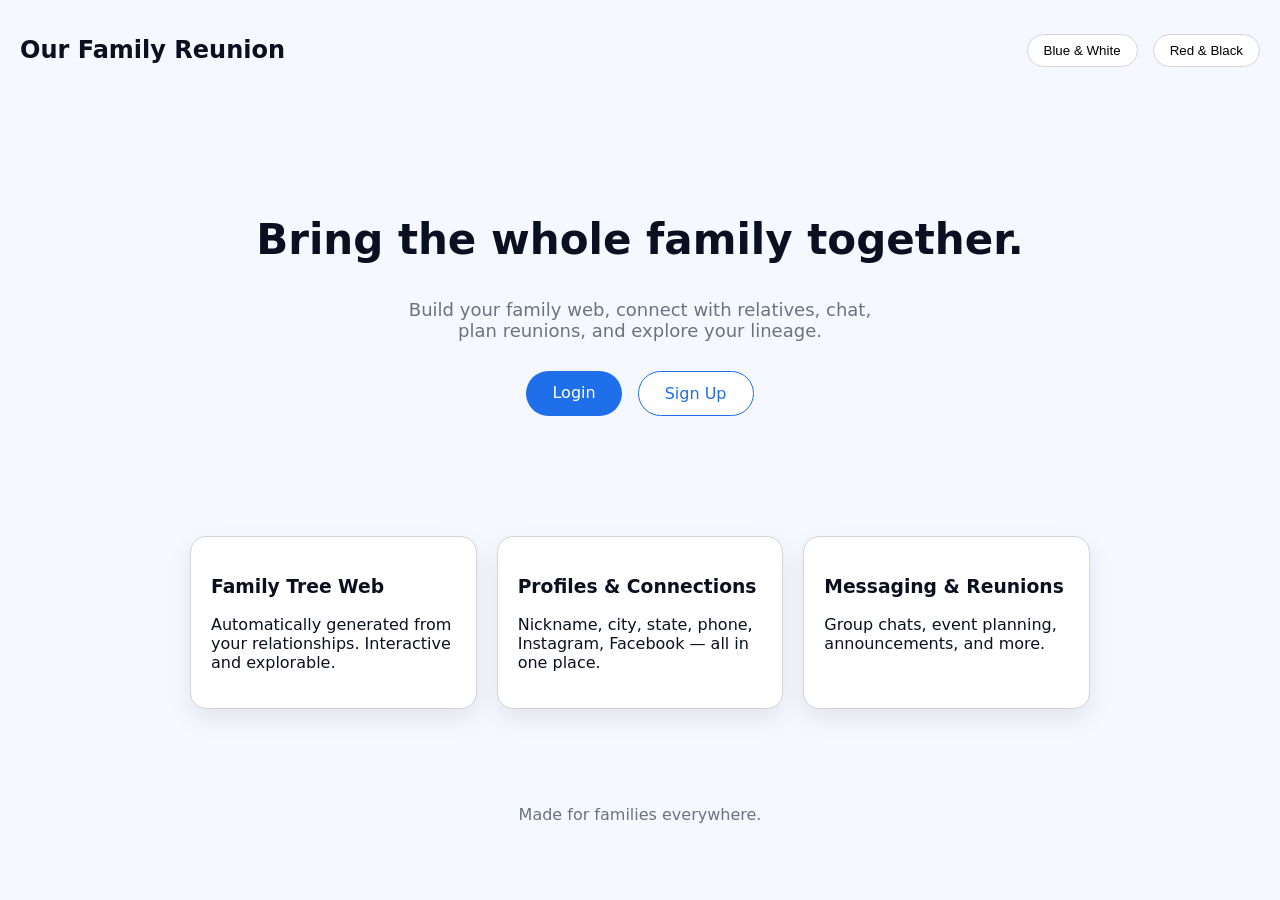
<file: index.html>
<!DOCTYPE html>
<html lang="en" class="theme-blue">
<head>
  <meta charset="UTF-8">
  <meta name="viewport" content="width=device-width, initial-scale=1.0">
  <title>Our Family Reunion</title>
  <link rel="stylesheet" href="css/theme.css">
  <link rel="stylesheet" href="css/index.css">
  <script defer src="js/theme.js"></script>
</head>

<body>

  <header class="header">
    <h1 class="logo">Our Family Reunion</h1>

    <div class="theme-toggle">
      <button id="blueTheme">Blue & White</button>
      <button id="redTheme">Red & Black</button>
    </div>
  </header>

  <section class="hero">
    <h2>Bring the whole family together.</h2>
    <p>Build your family web, connect with relatives, chat, plan reunions, and explore your lineage.</p>

    <div class="button-row">
      <a href="login.html" class="button-primary">Login</a>
      <a href="signup.html" class="button-secondary">Sign Up</a>
    </div>
  </section>

  <section class="features">
    <div class="feature-card">
      <h3>Family Tree Web</h3>
      <p>Automatically generated from your relationships. Interactive and explorable.</p>
    </div>

    <div class="feature-card">
      <h3>Profiles & Connections</h3>
      <p>Nickname, city, state, phone, Instagram, Facebook — all in one place.</p>
    </div>

    <div class="feature-card">
      <h3>Messaging & Reunions</h3>
      <p>Group chats, event planning, announcements, and more.</p>
    </div>
  </section>

  <footer class="footer">
    <p>Made for families everywhere.</p>
  </footer>

</body>
</html>
</file>
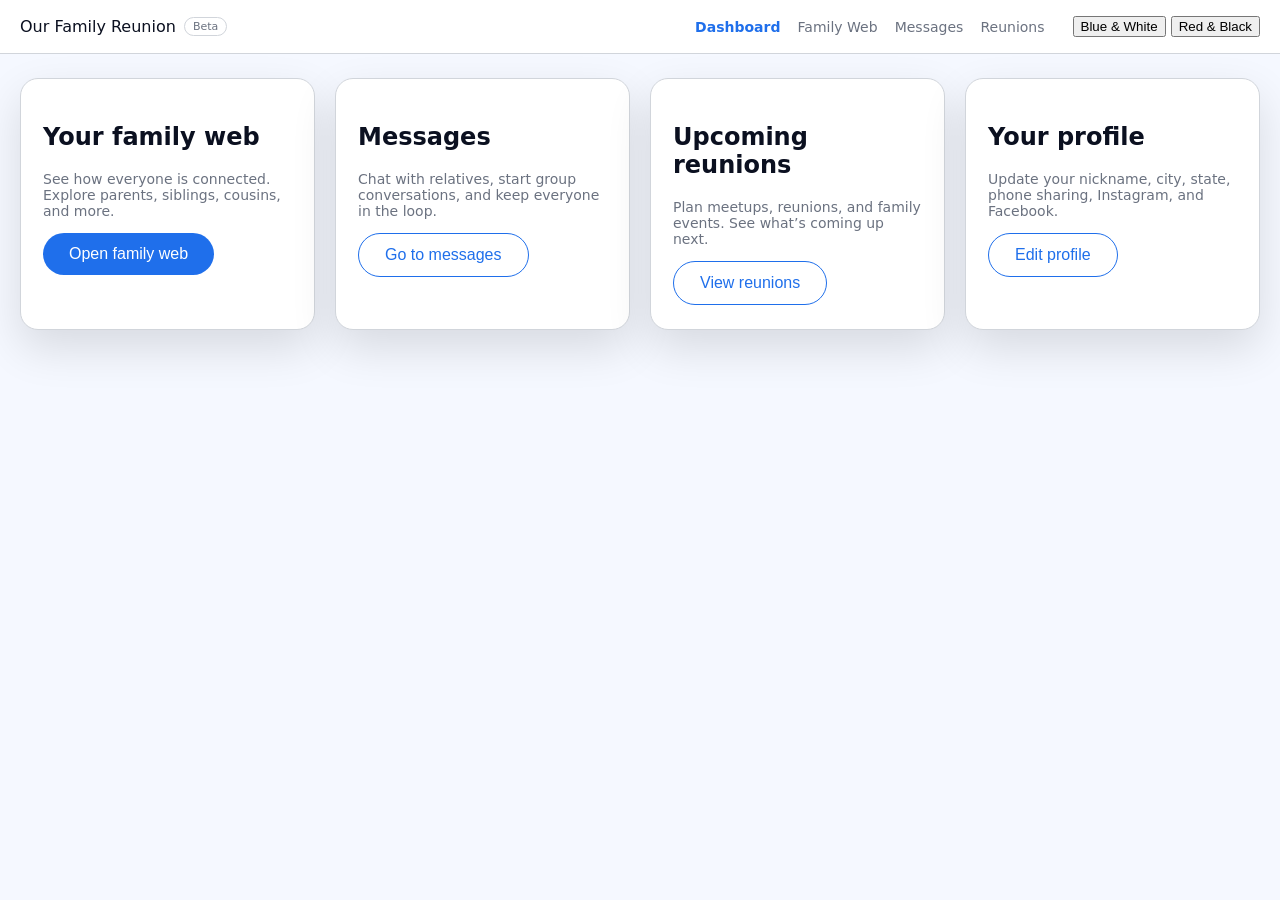
<file: dashboard.html>
<!DOCTYPE html>
<html lang="en" class="theme-blue">
<head>
  <meta charset="UTF-8">
  <meta name="viewport" content="width=device-width, initial-scale=1.0">
  <title>Dashboard • Our Family Reunion</title>
  <link rel="stylesheet" href="css/theme.css">
  <link rel="stylesheet" href="css/app.css">
  <script defer src="js/theme.js"></script>
</head>
<body>

<header class="app-header">
  <div class="app-header-left">
    <span class="logo">Our Family Reunion</span>
    <span class="badge">Beta</span>
  </div>
  <div class="app-header-right">
    <nav class="app-nav">
      <a href="dashboard.html" class="active">Dashboard</a>
      <a href="#">Family Web</a>
      <a href="#">Messages</a>
      <a href="#">Reunions</a>
    </nav>
    <div class="theme-toggle">
      <button id="blueTheme">Blue & White</button>
      <button id="redTheme">Red & Black</button>
    </div>
  </div>
</header>

<main class="app-main">
  <section class="app-grid">
    <div class="app-card">
      <h2>Your family web</h2>
      <p class="muted">
        See how everyone is connected. Explore parents, siblings, cousins, and more.
      </p>
      <button class="button-primary" onclick="alert('Family Web page coming next batch.')">
        Open family web
      </button>
    </div>

    <div class="app-card">
      <h2>Messages</h2>
      <p class="muted">
        Chat with relatives, start group conversations, and keep everyone in the loop.
      </p>
      <button class="button-secondary" onclick="alert('Messages page coming next batch.')">
        Go to messages
      </button>
    </div>

    <div class="app-card">
      <h2>Upcoming reunions</h2>
      <p class="muted">
        Plan meetups, reunions, and family events. See what’s coming up next.
      </p>
      <button class="button-secondary" onclick="alert('Reunions page coming next batch.')">
        View reunions
      </button>
    </div>

    <div class="app-card">
      <h2>Your profile</h2>
      <p class="muted">
        Update your nickname, city, state, phone sharing, Instagram, and Facebook.
      </p>
      <button class="button-secondary" onclick="alert('Profile page coming next batch.')">
        Edit profile
      </button>
    </div>
  </section>
</main>

</body>
</html>
</file>
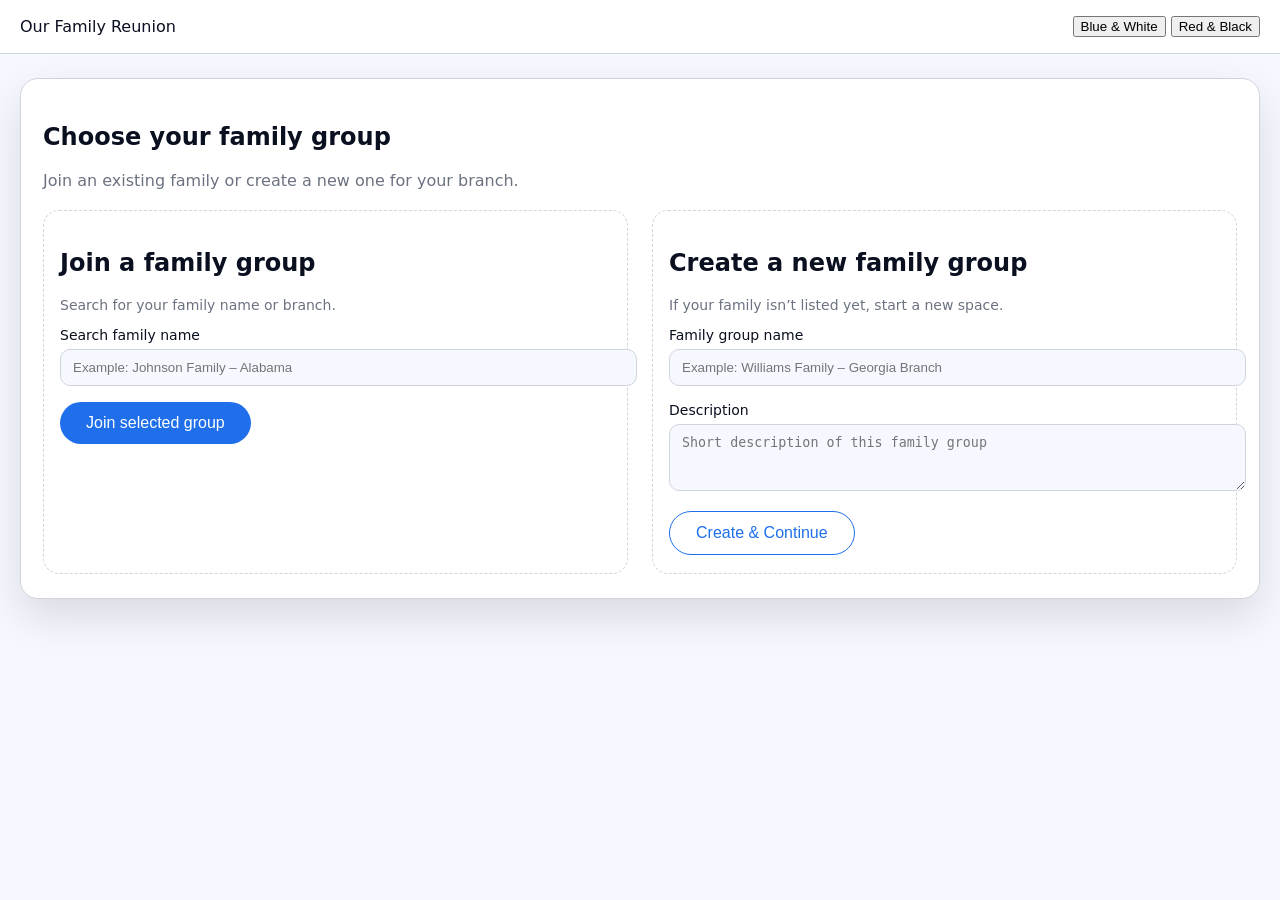
<file: family-group.html>
<!DOCTYPE html>
<html lang="en" class="theme-blue">
<head>
  <meta charset="UTF-8">
  <meta name="viewport" content="width=device-width, initial-scale=1.0">
  <title>Select Family Group • Our Family Reunion</title>
  <link rel="stylesheet" href="css/theme.css">
  <link rel="stylesheet" href="css/app.css">
  <script defer src="js/theme.js"></script>
</head>
<body>

<header class="app-header">
  <div class="app-header-left">
    <span class="logo">Our Family Reunion</span>
  </div>
  <div class="app-header-right">
    <div class="theme-toggle">
      <button id="blueTheme">Blue & White</button>
      <button id="redTheme">Red & Black</button>
    </div>
  </div>
</header>

<main class="app-main">
  <section class="app-card">
    <h1>Choose your family group</h1>
    <p class="app-subtitle">
      Join an existing family or create a new one for your branch.
    </p>

    <div class="two-column">
      <div class="column">
        <h2>Join a family group</h2>
        <p class="muted">Search for your family name or branch.</p>

        <form class="app-form" onsubmit="event.preventDefault(); window.location.href='relationships.html';">
          <label>
            <span>Search family name</span>
            <input type="text" placeholder="Example: Johnson Family – Alabama">
          </label>

          <button type="submit" class="button-primary full-width">Join selected group</button>
        </form>
      </div>

      <div class="column">
        <h2>Create a new family group</h2>
        <p class="muted">If your family isn’t listed yet, start a new space.</p>

        <form class="app-form" onsubmit="event.preventDefault(); window.location.href='relationships.html';">
          <label>
            <span>Family group name</span>
            <input type="text" required placeholder="Example: Williams Family – Georgia Branch">
          </label>

          <label>
            <span>Description</span>
            <textarea rows="3" placeholder="Short description of this family group"></textarea>
          </label>

          <button type="submit" class="button-secondary full-width">Create & Continue</button>
        </form>
      </div>
    </div>
  </section>
</main>

</body>
</html>
</file>
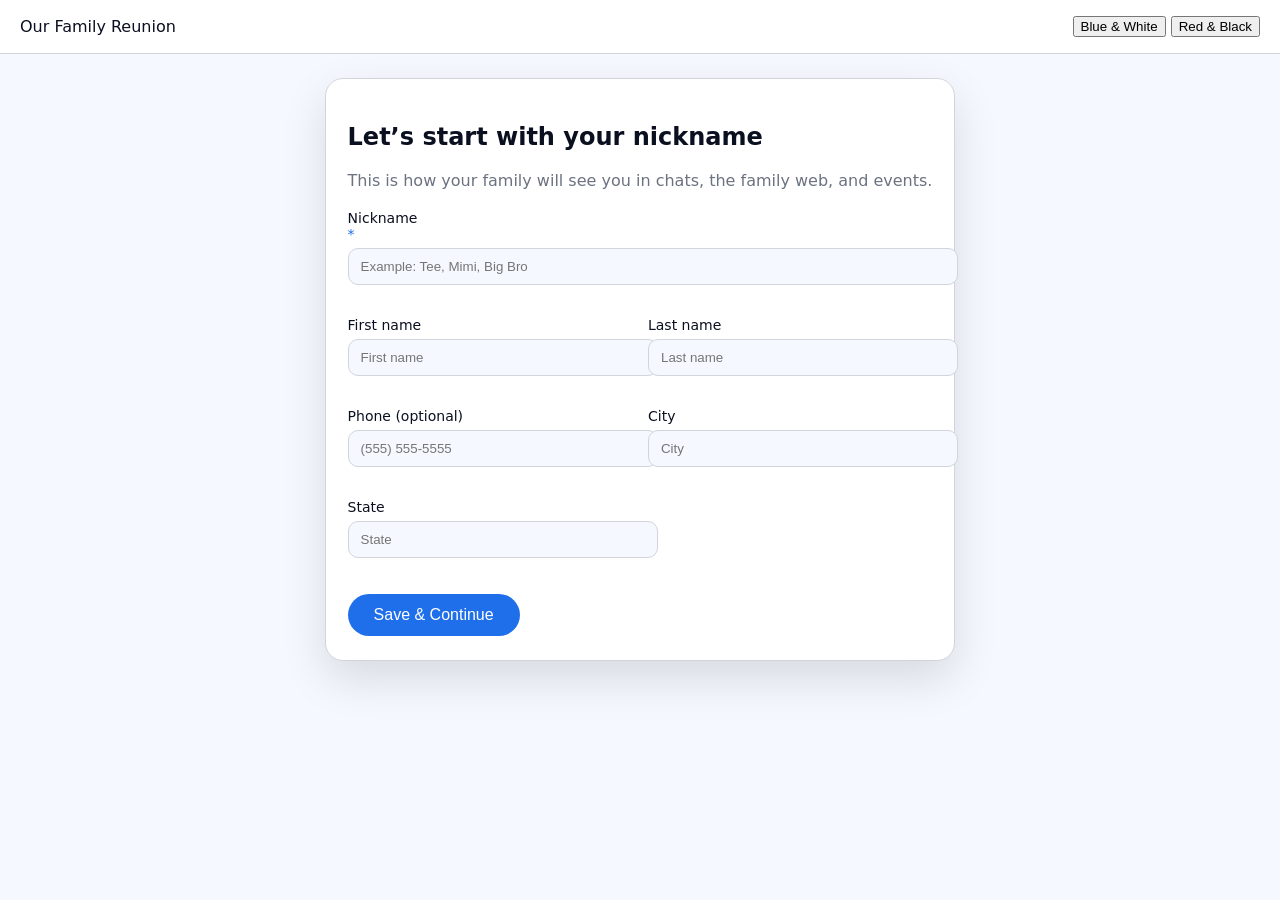
<file: nickname.html>
<!DOCTYPE html>
<html lang="en" class="theme-blue">
<head>
  <meta charset="UTF-8">
  <meta name="viewport" content="width=device-width, initial-scale=1.0">
  <title>Choose Nickname • Our Family Reunion</title>
  <link rel="stylesheet" href="css/theme.css">
  <link rel="stylesheet" href="css/app.css">
  <script defer src="js/theme.js"></script>
</head>
<body>

<header class="app-header">
  <div class="app-header-left">
    <span class="logo">Our Family Reunion</span>
  </div>
  <div class="app-header-right">
    <div class="theme-toggle">
      <button id="blueTheme">Blue & White</button>
      <button id="redTheme">Red & Black</button>
    </div>
  </div>
</header>

<main class="app-main centered">
  <section class="app-card wide">
    <h1>Let’s start with your nickname</h1>
    <p class="app-subtitle">
      This is how your family will see you in chats, the family web, and events.
    </p>

    <form class="app-form" onsubmit="event.preventDefault(); window.location.href='family-group.html';">
      <div class="form-grid">
        <label class="full-width">
          <span>Nickname <span class="required">*</span></span>
          <input type="text" required placeholder="Example: Tee, Mimi, Big Bro">
        </label>

        <label>
          <span>First name</span>
          <input type="text" placeholder="First name">
        </label>

        <label>
          <span>Last name</span>
          <input type="text" placeholder="Last name">
        </label>

        <label>
          <span>Phone (optional)</span>
          <input type="tel" placeholder="(555) 555-5555">
        </label>

        <label>
          <span>City</span>
          <input type="text" placeholder="City">
        </label>

        <label>
          <span>State</span>
          <input type="text" placeholder="State">
        </label>
      </div>

      <div class="form-actions">
        <button type="submit" class="button-primary">Save & Continue</button>
      </div>
    </form>
  </section>
</main>

</body>
</html>
</file>
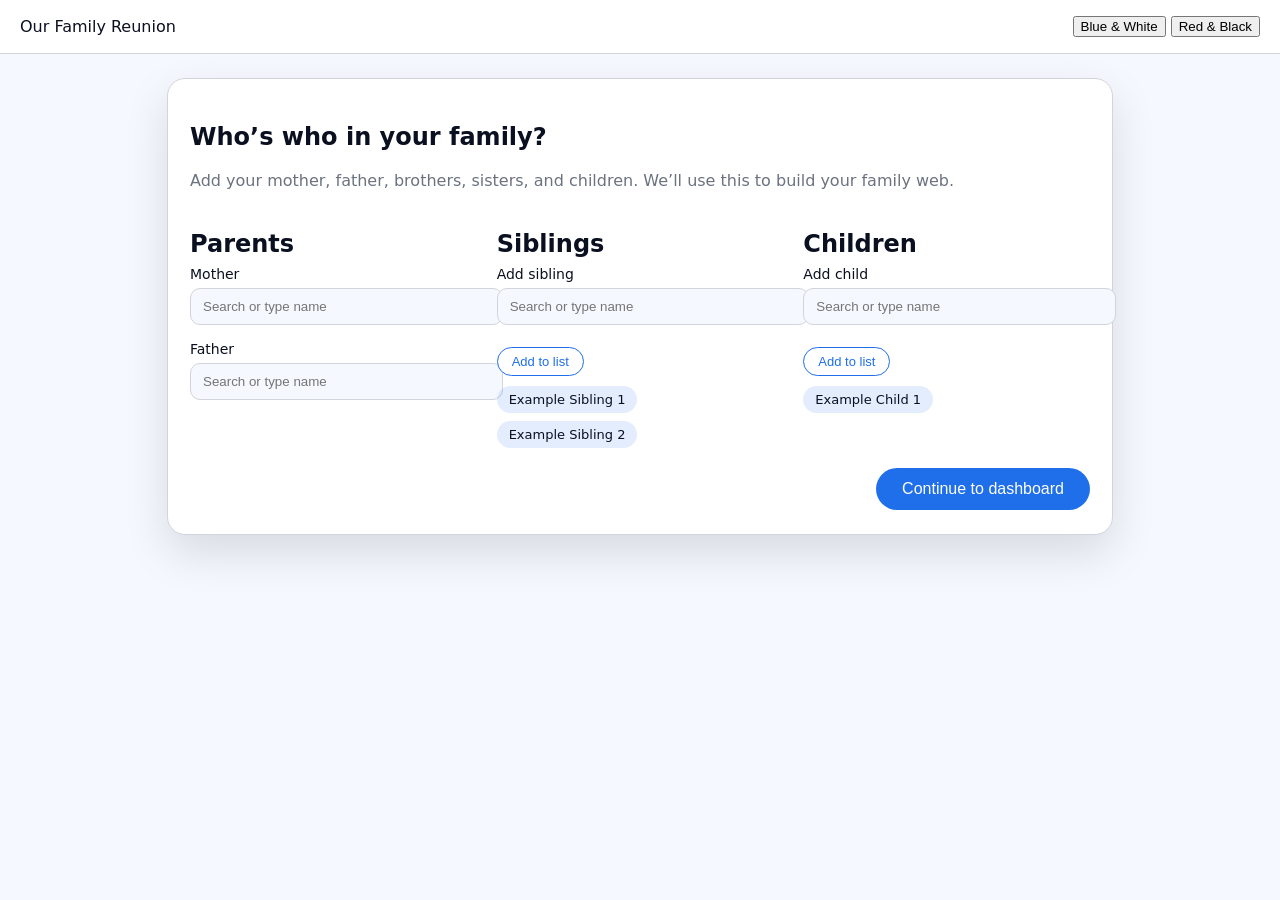
<file: relationships.html>
<!DOCTYPE html>
<html lang="en" class="theme-blue">
<head>
  <meta charset="UTF-8">
  <meta name="viewport" content="width=device-width, initial-scale=1.0">
  <title>Build Relationships • Our Family Reunion</title>
  <link rel="stylesheet" href="css/theme.css">
  <link rel="stylesheet" href="css/app.css">
  <script defer src="js/theme.js"></script>
</head>
<body>

<header class="app-header">
  <div class="app-header-left">
    <span class="logo">Our Family Reunion</span>
  </div>
  <div class="app-header-right">
    <div class="theme-toggle">
      <button id="blueTheme">Blue & White</button>
      <button id="redTheme">Red & Black</button>
    </div>
  </div>
</header>

<main class="app-main">
  <section class="app-card wide">
    <h1>Who’s who in your family?</h1>
    <p class="app-subtitle">
      Add your mother, father, brothers, sisters, and children. We’ll use this to build your family web.
    </p>

    <div class="relationship-layout">
      <div class="relationship-column">
        <h2>Parents</h2>
        <form class="app-form">
          <label>
            <span>Mother</span>
            <input type="text" placeholder="Search or type name">
          </label>
          <label>
            <span>Father</span>
            <input type="text" placeholder="Search or type name">
          </label>
        </form>
      </div>

      <div class="relationship-column">
        <h2>Siblings</h2>
        <form class="app-form">
          <label>
            <span>Add sibling</span>
            <input type="text" placeholder="Search or type name">
          </label>
          <button type="button" class="button-secondary small">Add to list</button>

          <ul class="pill-list">
            <!-- Example static pills -->
            <li class="pill">Example Sibling 1</li>
            <li class="pill">Example Sibling 2</li>
          </ul>
        </form>
      </div>

      <div class="relationship-column">
        <h2>Children</h2>
        <form class="app-form">
          <label>
            <span>Add child</span>
            <input type="text" placeholder="Search or type name">
          </label>
          <button type="button" class="button-secondary small">Add to list</button>

          <ul class="pill-list">
            <li class="pill">Example Child 1</li>
          </ul>
        </form>
      </div>
    </div>

    <div class="form-actions right">
      <button class="button-primary" onclick="window.location.href='dashboard.html'">
        Continue to dashboard
      </button>
    </div>
  </section>
</main>

</body>
</html>
</file>
<file: css/theme.css>
:root {
  --font-family: system-ui, sans-serif;
}

/* BLUE THEME */
.theme-blue {
  --bg: #f5f8ff;
  --bg-alt: #ffffff;
  --primary: #1f6feb;
  --primary-soft: rgba(31, 111, 235, 0.12);
  --text-main: #0b1020;
  --text-muted: #6b7280;
  --border-subtle: #d1d5db;
}

/* RED THEME */
.theme-red {
  --bg: #050509;
  --bg-alt: #111827;
  --primary: #ef4444;
  --primary-soft: rgba(239, 68, 68, 0.16);
  --text-main: #f9fafb;
  --text-muted: #9ca3af;
  --border-subtle: #374151;
}

body {
  margin: 0;
  background: var(--bg);
  color: var(--text-main);
  font-family: var(--font-family);
  transition: background 0.3s ease, color 0.3s ease;
}

.button-primary {
  background: var(--primary);
  color: white;
  padding: 12px 26px;
  border-radius: 999px;
  border: none;
  font-size: 16px;
  cursor: pointer;
  text-decoration: none;
  display: inline-block;
  transition: 0.2s ease;
}

.button-primary:hover {
  opacity: 0.9;
  transform: translateY(-2px);
}

.button-secondary {
  background: var(--bg-alt);
  color: var(--primary);
  padding: 12px 26px;
  border-radius: 999px;
  border: 1px solid var(--primary);
  font-size: 16px;
  cursor: pointer;
  text-decoration: none;
  display: inline-block;
  transition: 0.2s ease;
}

.button-secondary:hover {
  background: var(--primary-soft);
}
</file>
<file: css/index.css>
.header {
  display: flex;
  justify-content: space-between;
  padding: 20px;
  align-items: center;
}

.logo {
  font-size: 24px;
  font-weight: 800;
}

.theme-toggle button {
  margin-left: 10px;
  padding: 8px 16px;
  border-radius: 999px;
  border: 1px solid var(--border-subtle);
  background: var(--bg-alt);
  cursor: pointer;
}

.hero {
  text-align: center;
  padding: 80px 20px;
}

.hero h2 {
  font-size: 42px;
  font-weight: 800;
}

.hero p {
  font-size: 18px;
  color: var(--text-muted);
  max-width: 500px;
  margin: 0 auto 30px;
}

.button-row {
  display: flex;
  justify-content: center;
  gap: 16px;
}

.features {
  display: grid;
  grid-template-columns: repeat(auto-fit, minmax(260px, 1fr));
  gap: 20px;
  padding: 40px 20px;
  max-width: 900px;
  margin: 0 auto;
}

.feature-card {
  background: var(--bg-alt);
  padding: 20px;
  border-radius: 16px;
  border: 1px solid var(--border-subtle);
  box-shadow: 0 10px 25px rgba(0,0,0,0.08);
}

.footer {
  text-align: center;
  padding: 40px 0;
  color: var(--text-muted);
}
</file>
<file: css/app.css>
.app-header {
  display: flex;
  justify-content: space-between;
  padding: 16px 20px;
  align-items: center;
  border-bottom: 1px solid var(--border-subtle);
  background: var(--bg-alt);
}

.app-header-left {
  display: flex;
  align-items: center;
  gap: 8px;
}

.badge {
  font-size: 11px;
  padding: 2px 8px;
  border-radius: 999px;
  border: 1px solid var(--border-subtle);
  color: var(--text-muted);
}

.app-header-right {
  display: flex;
  align-items: center;
  gap: 16px;
}

.app-nav a {
  margin-right: 12px;
  text-decoration: none;
  color: var(--text-muted);
  font-size: 14px;
}

.app-nav a.active {
  color: var(--primary);
  font-weight: 600;
}

.app-main {
  padding: 24px 20px 40px;
}

.app-main.centered {
  display: flex;
  justify-content: center;
  align-items: center;
}

.app-card {
  background: var(--bg-alt);
  border-radius: 18px;
  border: 1px solid var(--border-subtle);
  box-shadow: 0 18px 45px rgba(0,0,0,0.12);
  padding: 24px 22px;
  margin-bottom: 20px;
}

.app-card.wide {
  max-width: 900px;
  margin: 0 auto;
}

.app-subtitle {
  color: var(--text-muted);
  margin-bottom: 20px;
}

.app-form label {
  display: block;
  margin-bottom: 16px;
}

.app-form span {
  display: block;
  font-size: 14px;
  margin-bottom: 6px;
}

.app-form input,
.app-form textarea {
  width: 100%;
  padding: 10px 12px;
  border-radius: 10px;
  border: 1px solid var(--border-subtle);
  background: var(--bg);
  color: var(--text-main);
}

.form-grid {
  display: grid;
  grid-template-columns: repeat(auto-fit, minmax(220px, 1fr));
  gap: 16px;
}

.form-grid .full-width {
  grid-column: 1 / -1;
}

.required {
  color: var(--primary);
}

.form-actions {
  margin-top: 20px;
}

.form-actions.right {
  text-align: right;
}

.two-column {
  display: grid;
  grid-template-columns: repeat(auto-fit, minmax(260px, 1fr));
  gap: 24px;
}

.column {
  border-radius: 16px;
  border: 1px dashed var(--border-subtle);
  padding: 18px 16px;
}

.muted {
  color: var(--text-muted);
  font-size: 14px;
}

.button-secondary.small {
  padding: 6px 14px;
  font-size: 13px;
  margin-top: 6px;
}

.relationship-layout {
  display: grid;
  grid-template-columns: repeat(auto-fit, minmax(260px, 1fr));
  gap: 20px;
  margin-top: 10px;
}

.relationship-column h2 {
  margin-bottom: 8px;
}

.pill-list {
  list-style: none;
  padding: 0;
  margin: 10px 0 0;
  display: flex;
  flex-wrap: wrap;
  gap: 8px;
}

.pill {
  padding: 6px 12px;
  border-radius: 999px;
  background: var(--primary-soft);
  color: var(--text-main);
  font-size: 13px;
}

.app-grid {
  display: grid;
  grid-template-columns: repeat(auto-fit, minmax(260px, 1fr));
  gap: 20px;
}
</file>
